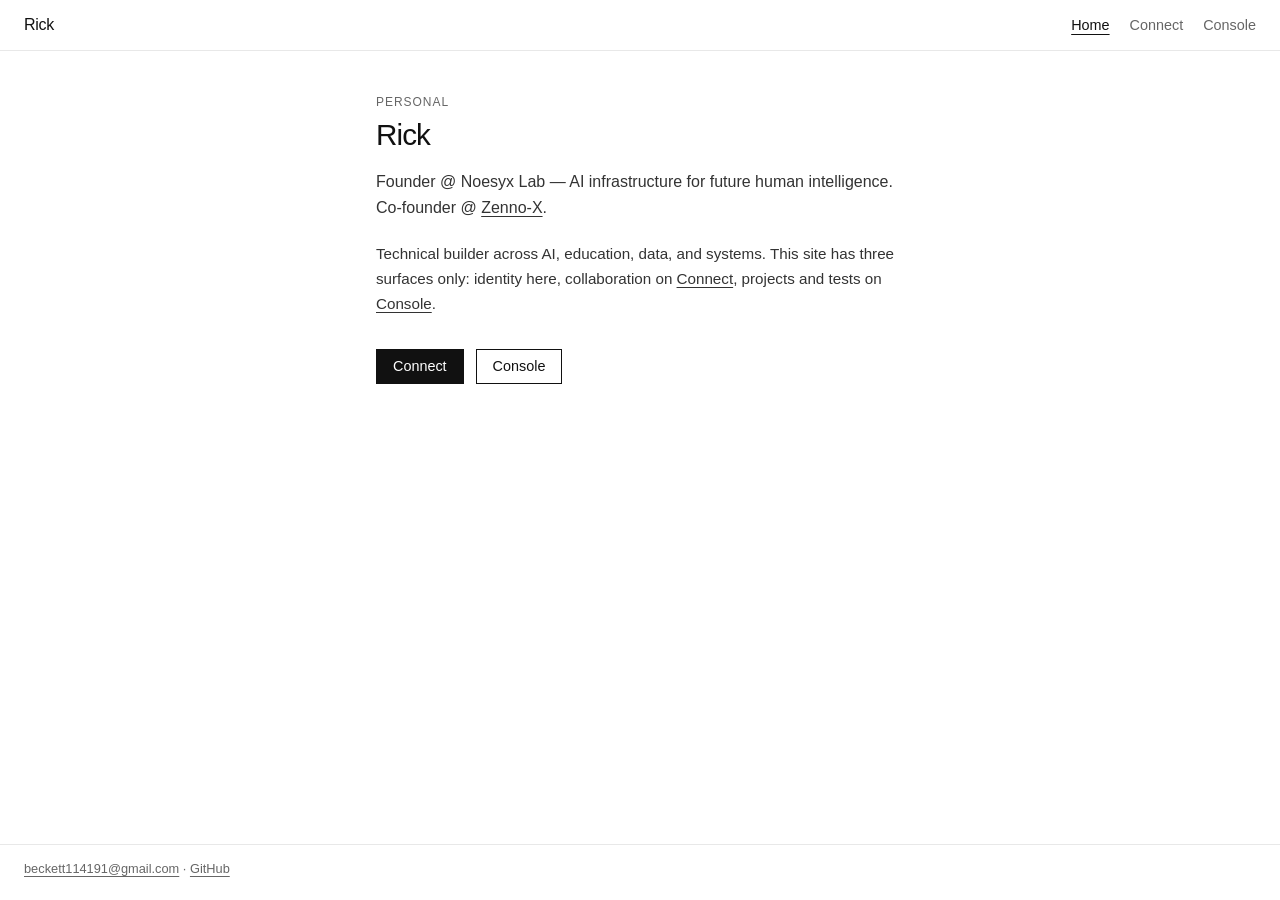
<file: index.html>
<!doctype html>
<html lang="en">
<head>
  <meta charset="UTF-8">
  <meta name="viewport" content="width=device-width, initial-scale=1">
  <meta name="description" content="Rick — Founder @ Noesyx Lab. AI infrastructure for future human intelligence.">
  <meta name="theme-color" content="#ffffff">
  <link rel="canonical" href="https://beckettsapere824.github.io/">
  <title>Rick</title>
  <link rel="stylesheet" href="assets/site.css?v=10">
</head>
<body>
  <header class="bar">
    <a class="brand" href="/">Rick</a>
    <nav>
      <a href="/" aria-current="page">Home</a>
      <a href="/connect/">Connect</a>
      <a href="/console/">Console</a>
    </nav>
  </header>
  <main class="page">
    <p class="kicker">Personal</p>
    <h1>Rick</h1>
    <p class="lead">Founder @ Noesyx Lab — AI infrastructure for future human intelligence.<br>Co-founder @ <a href="https://www.zenno-x.com/" target="_blank" rel="noopener noreferrer">Zenno-X</a>.</p>
    <p class="body">Technical builder across AI, education, data, and systems. This site has three surfaces only: identity here, collaboration on <a href="/connect/">Connect</a>, projects and tests on <a href="/console/">Console</a>.</p>
    <ul class="actions">
      <li><a class="btn" href="/connect/">Connect</a></li>
      <li><a class="btn btn-ghost" href="/console/">Console</a></li>
    </ul>
  </main>
  <footer class="foot">
    <a href="mailto:beckett114191@gmail.com">beckett114191@gmail.com</a>
    · <a href="https://github.com/Beckettsapere824" target="_blank" rel="noopener noreferrer">GitHub</a>
  </footer>
</body>
</html>
</file>
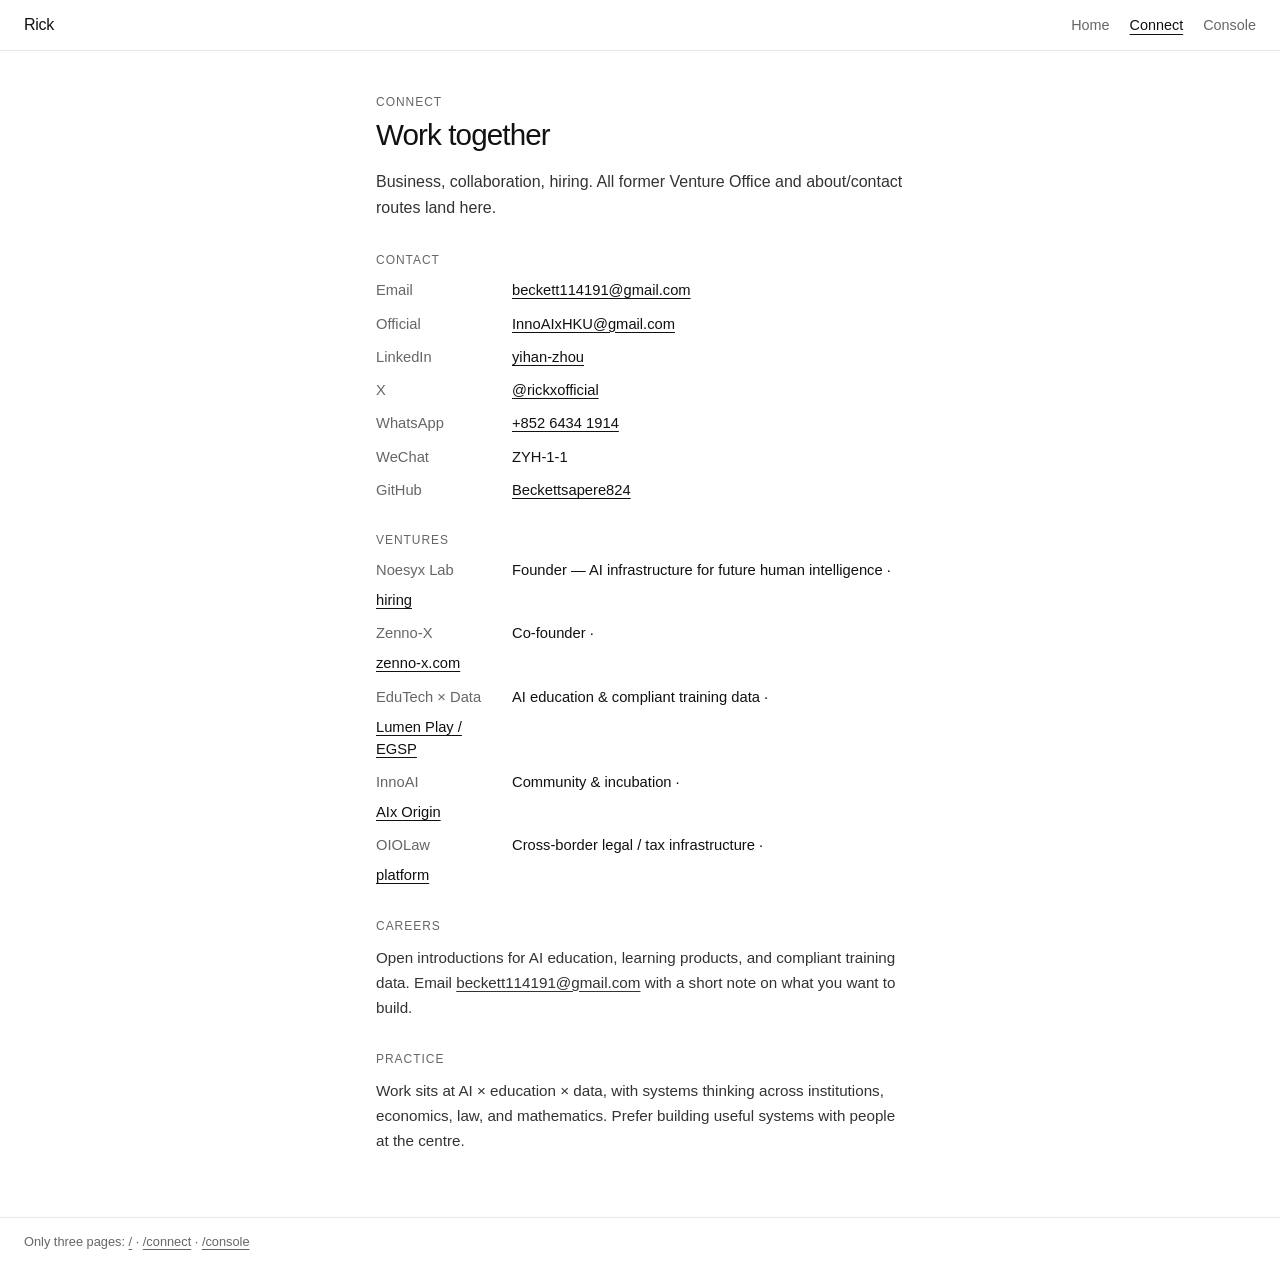
<file: connect/index.html>
<!doctype html>
<html lang="en">
<head>
  <meta charset="UTF-8">
  <meta name="viewport" content="width=device-width, initial-scale=1">
  <meta name="description" content="Connect with Rick — collaboration, ventures, hiring.">
  <meta name="theme-color" content="#ffffff">
  <link rel="canonical" href="https://beckettsapere824.github.io/connect/">
  <title>Connect · Rick</title>
  <link rel="stylesheet" href="../assets/site.css?v=10">
</head>
<body>
  <header class="bar">
    <a class="brand" href="/">Rick</a>
    <nav>
      <a href="/">Home</a>
      <a href="/connect/" aria-current="page">Connect</a>
      <a href="/console/">Console</a>
    </nav>
  </header>
  <main class="page">
    <p class="kicker">Connect</p>
    <h1>Work together</h1>
    <p class="lead">Business, collaboration, hiring. All former Venture Office and about/contact routes land here.</p>

    <section>
      <h2>Contact</h2>
      <ul class="list">
        <li><span>Email</span> <a href="mailto:beckett114191@gmail.com">beckett114191@gmail.com</a></li>
        <li><span>Official</span> <a href="mailto:InnoAIxHKU@gmail.com">InnoAIxHKU@gmail.com</a></li>
        <li><span>LinkedIn</span> <a href="https://www.linkedin.com/in/yihan-zhou-060b32383" target="_blank" rel="noopener noreferrer">yihan-zhou</a></li>
        <li><span>X</span> <a href="https://x.com/rickxofficial" target="_blank" rel="noopener noreferrer">@rickxofficial</a></li>
        <li><span>WhatsApp</span> <a href="https://wa.me/85264341914" target="_blank" rel="noopener noreferrer">+852 6434 1914</a></li>
        <li><span>WeChat</span> <span>ZYH-1-1</span></li>
        <li><span>GitHub</span> <a href="https://github.com/Beckettsapere824" target="_blank" rel="noopener noreferrer">Beckettsapere824</a></li>
      </ul>
    </section>

    <section>
      <h2>Ventures</h2>
      <ul class="list">
        <li><span>Noesyx Lab</span> Founder — AI infrastructure for future human intelligence · <a href="https://www.linkedin.com/company/lumenplay/" target="_blank" rel="noopener noreferrer">hiring</a></li>
        <li><span>Zenno-X</span> Co-founder · <a href="https://www.zenno-x.com/" target="_blank" rel="noopener noreferrer">zenno-x.com</a></li>
        <li><span>EduTech × Data</span> AI education &amp; compliant training data · <a href="https://egsp-web.vercel.app/" target="_blank" rel="noopener noreferrer">Lumen Play / EGSP</a></li>
        <li><span>InnoAI</span> Community &amp; incubation · <a href="https://aixorigin.innoai.org.cn/" target="_blank" rel="noopener noreferrer">AIx Origin</a></li>
        <li><span>OIOLaw</span> Cross-border legal / tax infrastructure · <a href="https://oiolawaiplatform.horse/" target="_blank" rel="noopener noreferrer">platform</a></li>
      </ul>
    </section>

    <section>
      <h2>Careers</h2>
      <p class="body">Open introductions for AI education, learning products, and compliant training data. Email <a href="mailto:beckett114191@gmail.com?subject=Careers">beckett114191@gmail.com</a> with a short note on what you want to build.</p>
    </section>

    <section>
      <h2>Practice</h2>
      <p class="body">Work sits at AI × education × data, with systems thinking across institutions, economics, law, and mathematics. Prefer building useful systems with people at the centre.</p>
    </section>
  </main>
  <footer class="foot">Only three pages: <a href="/">/</a> · <a href="/connect/">/connect</a> · <a href="/console/">/console</a></footer>
</body>
</html>
</file>
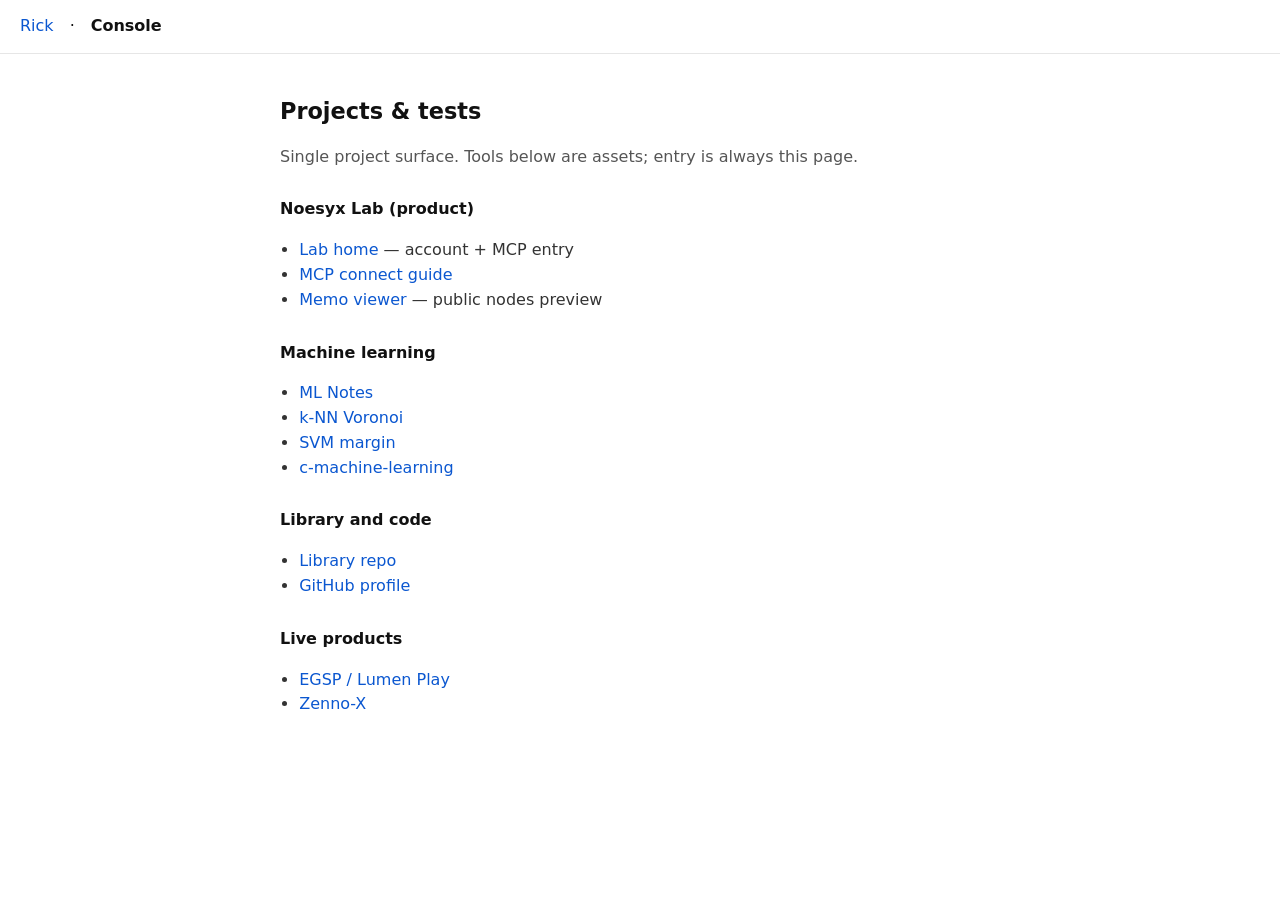
<file: console/index.html>
<!doctype html>
<html lang="en">
<head>
  <meta charset="UTF-8">
  <meta name="viewport" content="width=device-width, initial-scale=1">
  <title>Console · Rick</title>
  <style>
    body { margin:0; font-family: system-ui, "PingFang SC", sans-serif; color:#111; background:#fff; line-height:1.55; }
    header { padding:14px 20px; border-bottom:1px solid #e6e6e6; display:flex; gap:16px; align-items:center; }
    main { max-width:720px; margin:0 auto; padding:40px 20px 80px; }
    h1 { font-size:1.4rem; margin:0 0 8px; }
    h2 { font-size:1rem; margin:28px 0 8px; }
    a { color:#0b57d0; text-decoration:none; }
    a:hover { text-decoration:underline; }
    ul { padding-left:1.2rem; color:#333; }
    .muted { color:#555; }
  </style>
</head>
<body>
  <header>
    <a href="/">Rick</a>
    <span>·</span>
    <strong>Console</strong>
  </header>
  <main>
    <h1>Projects &amp; tests</h1>
    <p class="muted">Single project surface. Tools below are assets; entry is always this page.</p>

    <h2>Noesyx Lab (product)</h2>
    <ul>
      <li><a href="/lab/">Lab home</a> — account + MCP entry</li>
      <li><a href="/lab/mcp/">MCP connect guide</a></li>
      <li><a href="/memo/">Memo viewer</a> — public nodes preview</li>
    </ul>

    <h2>Machine learning</h2>
    <ul>
      <li><a href="/ml-notes/">ML Notes</a></li>
      <li><a href="/ml-demos/knn-voronoi.html">k-NN Voronoi</a></li>
      <li><a href="/ml-demos/svm-margin.html">SVM margin</a></li>
      <li><a href="https://github.com/Beckettsapere824/c-machine-learning">c-machine-learning</a></li>
    </ul>

    <h2>Library and code</h2>
    <ul>
      <li><a href="https://github.com/Beckettsapere824/Library">Library repo</a></li>
      <li><a href="https://github.com/Beckettsapere824">GitHub profile</a></li>
    </ul>

    <h2>Live products</h2>
    <ul>
      <li><a href="https://egsp-web.vercel.app/">EGSP / Lumen Play</a></li>
      <li><a href="https://www.zenno-x.com/">Zenno-X</a></li>
    </ul>
  </main>
</body>
</html>
</file>
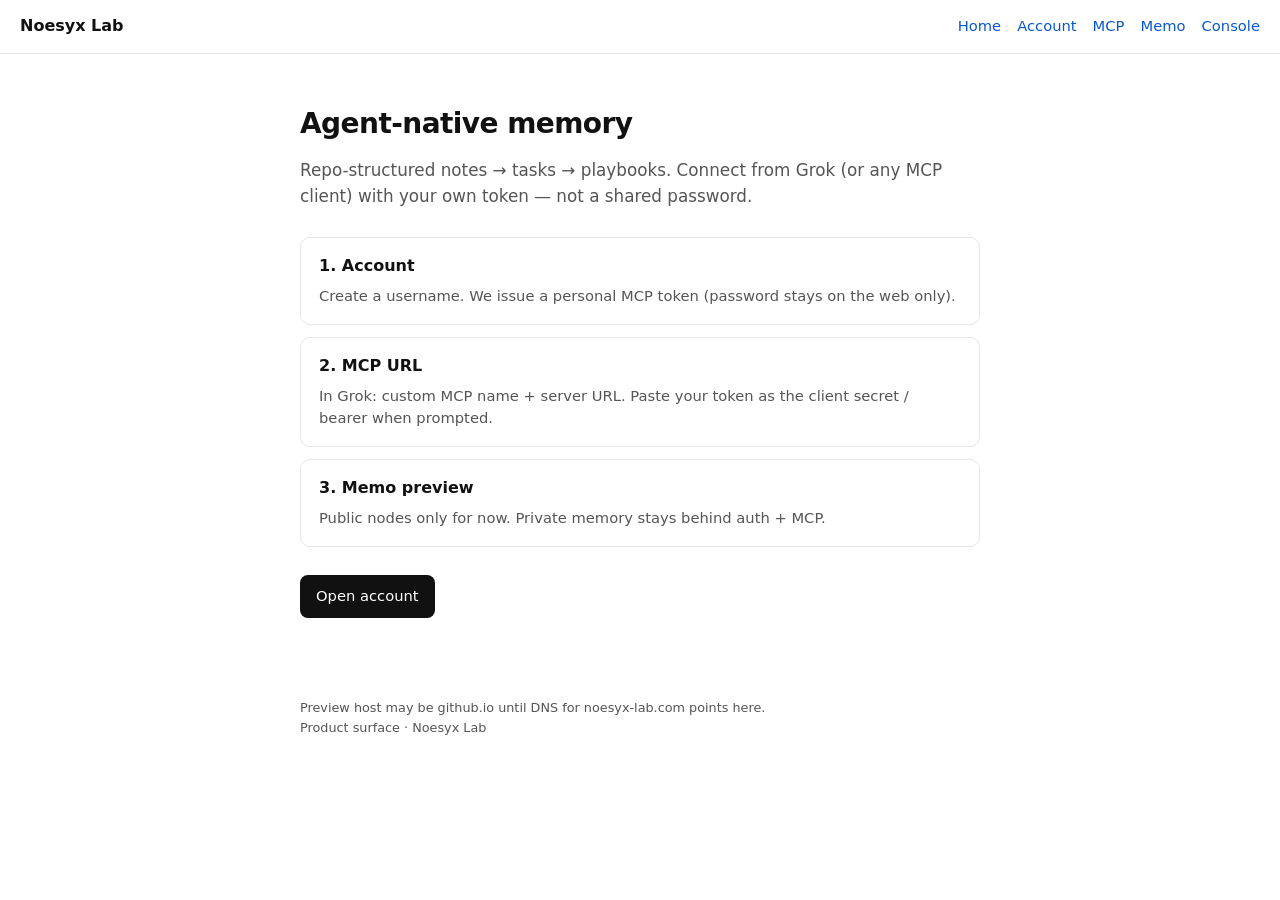
<file: lab/index.html>
<!doctype html>
<html lang="zh-CN">
<head>
  <meta charset="UTF-8">
  <meta name="viewport" content="width=device-width, initial-scale=1">
  <title>Noesyx Lab</title>
  <style>
    :root { --fg:#111; --muted:#555; --line:#e6e6e6; --bg:#fff; --accent:#0b57d0; }
    * { box-sizing: border-box; }
    body { margin:0; font-family: system-ui, "PingFang SC", "Segoe UI", sans-serif; color:var(--fg); background:var(--bg); line-height:1.55; }
    a { color: var(--accent); text-decoration: none; }
    a:hover { text-decoration: underline; }
    header { display:flex; justify-content:space-between; align-items:center; padding:14px 20px; border-bottom:1px solid var(--line); }
    header nav { display:flex; gap:16px; font-size:0.92rem; }
    main { max-width:720px; margin:0 auto; padding:48px 20px 80px; }
    h1 { font-size:1.75rem; font-weight:650; letter-spacing:-0.02em; margin:0 0 12px; }
    .lead { color:var(--muted); font-size:1.05rem; margin:0 0 28px; }
    .cards { display:grid; gap:12px; }
    .card { border:1px solid var(--line); border-radius:10px; padding:16px 18px; }
    .card h2 { margin:0 0 6px; font-size:1rem; }
    .card p { margin:0; color:var(--muted); font-size:0.92rem; }
    .cta { display:inline-block; margin-top:28px; padding:10px 16px; background:var(--fg); color:#fff; border-radius:8px; font-size:0.92rem; }
    .cta:hover { text-decoration:none; opacity:0.9; }
    footer { max-width:720px; margin:0 auto; padding:0 20px 40px; color:var(--muted); font-size:0.8rem; }
  </style>
</head>
<body>
  <header>
    <strong>Noesyx Lab</strong>
    <nav>
      <a href="/lab/">Home</a>
      <a href="/lab/account/">Account</a>
      <a href="/lab/mcp/">MCP</a>
      <a href="/memo/">Memo</a>
      <a href="/console/">Console</a>
    </nav>
  </header>
  <main>
    <h1>Agent-native memory</h1>
    <p class="lead">Repo-structured notes → tasks → playbooks. Connect from Grok (or any MCP client) with your own token — not a shared password.</p>
    <div class="cards">
      <div class="card">
        <h2>1. Account</h2>
        <p>Create a username. We issue a personal MCP token (password stays on the web only).</p>
      </div>
      <div class="card">
        <h2>2. MCP URL</h2>
        <p>In Grok: custom MCP name + server URL. Paste your token as the client secret / bearer when prompted.</p>
      </div>
      <div class="card">
        <h2>3. Memo preview</h2>
        <p>Public nodes only for now. Private memory stays behind auth + MCP.</p>
      </div>
    </div>
    <a class="cta" href="/lab/account/">Open account</a>
  </main>
  <footer>
    Preview host may be github.io until DNS for noesyx-lab.com points here.<br>
    Product surface · Noesyx Lab
  </footer>
</body>
</html>
</file>
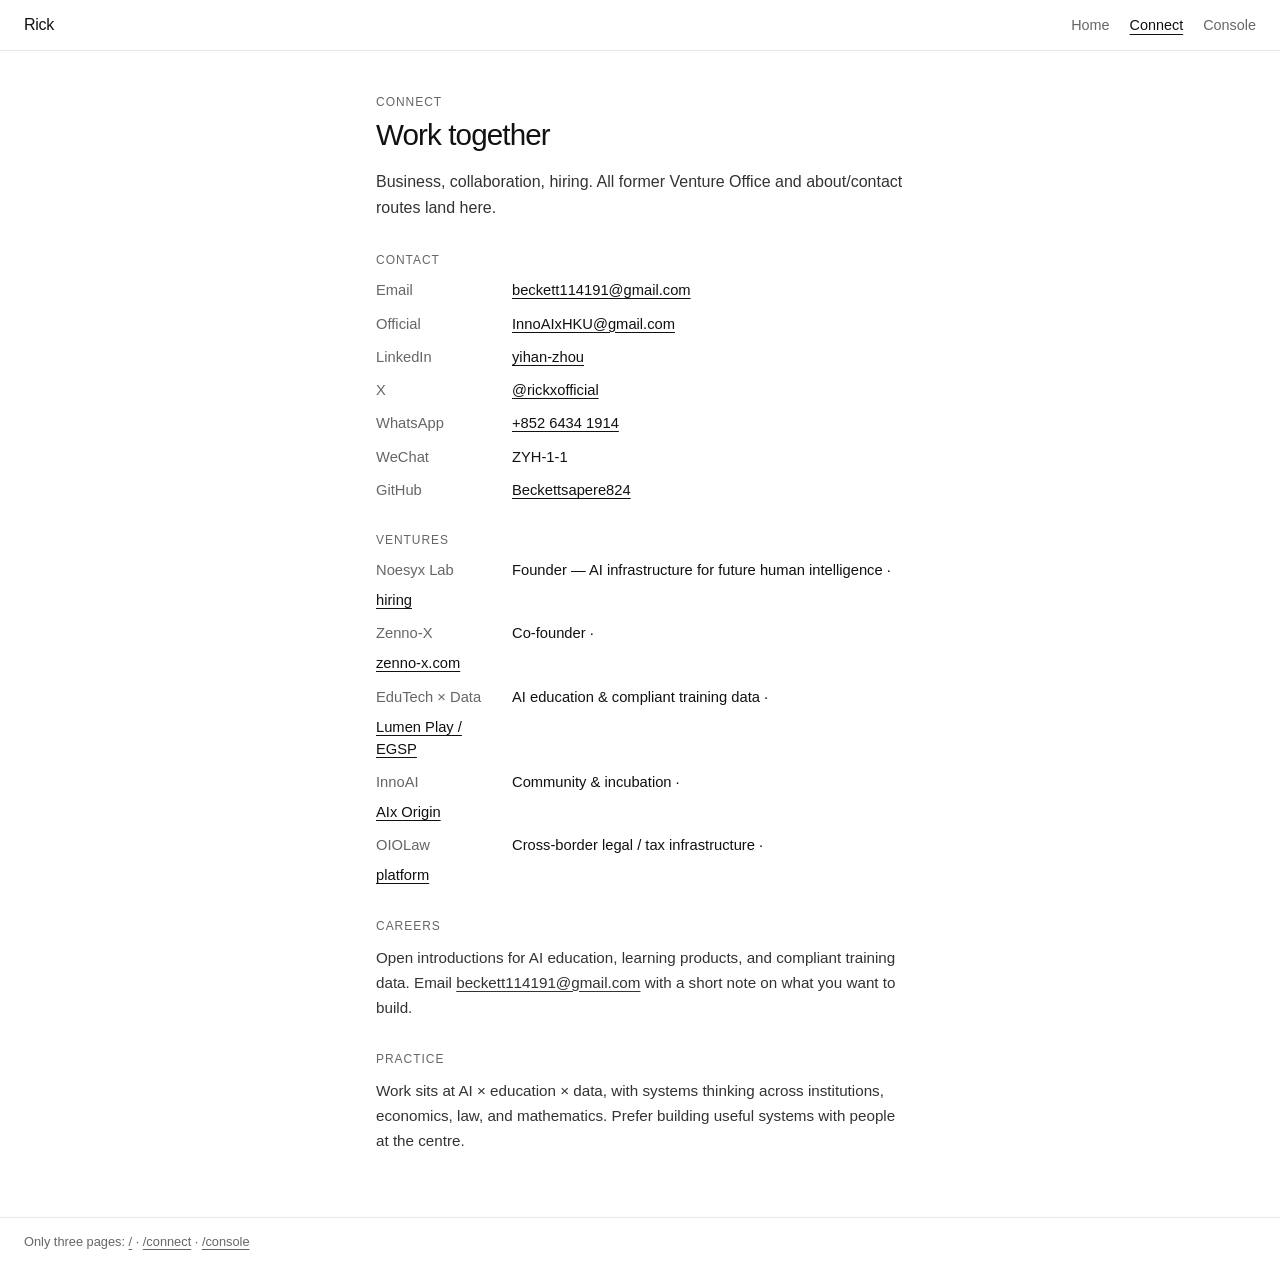
<file: venture-office/index.html>
<!doctype html>
<html lang="en">
<head>
  <meta charset="UTF-8">
  <meta http-equiv="refresh" content="0; url=/connect/">
  <link rel="canonical" href="https://beckettsapere824.github.io/connect/">
  <title>Redirect</title>
  <script>location.replace('/connect/')</script>
</head>
<body><p><a href="/connect/">Moved to Connect</a>.</p></body>
</html>
</file>
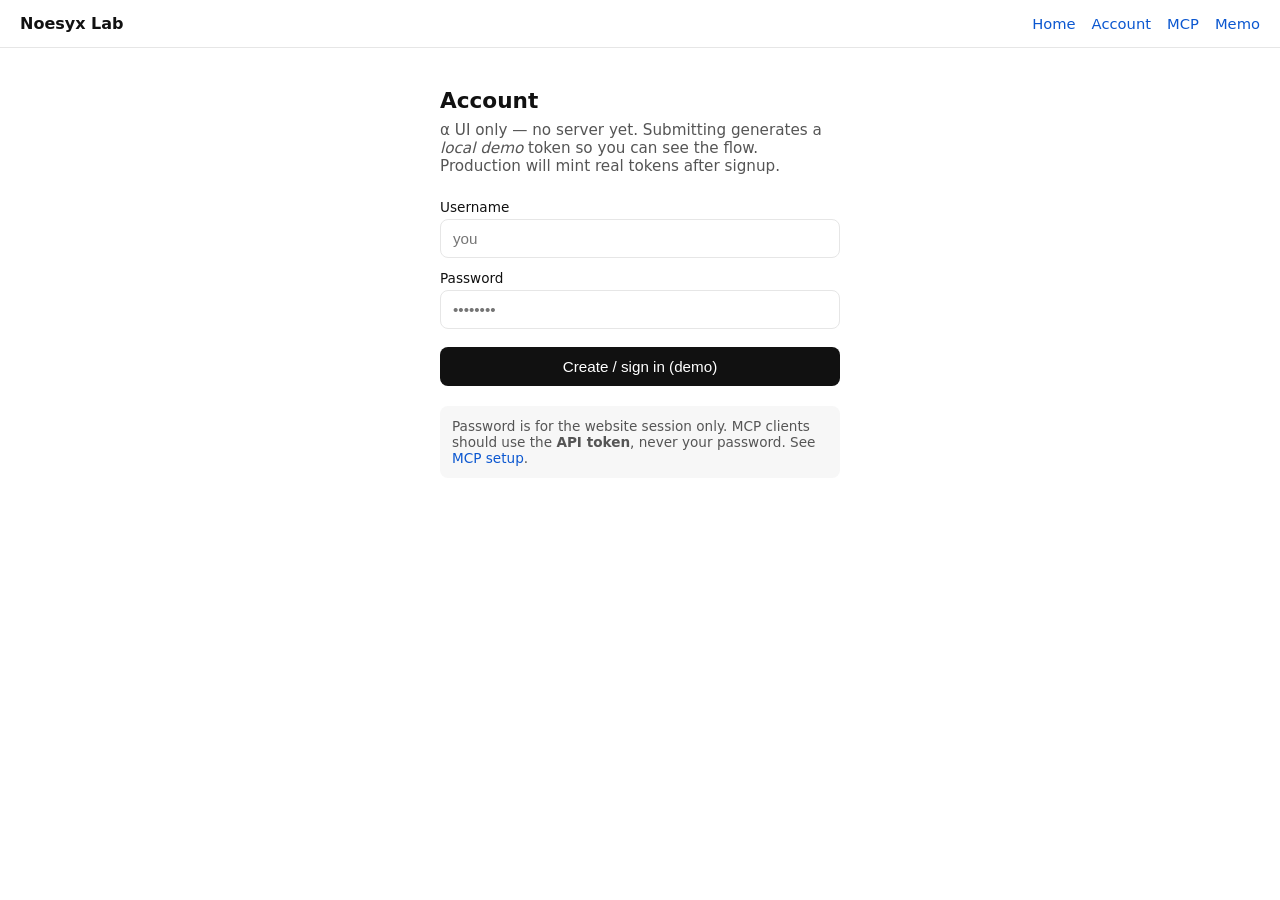
<file: lab/account/index.html>
<!doctype html>
<html lang="zh-CN">
<head>
  <meta charset="UTF-8">
  <meta name="viewport" content="width=device-width, initial-scale=1">
  <title>Account · Noesyx Lab</title>
  <style>
    :root { --fg:#111; --muted:#555; --line:#e6e6e6; --bg:#fff; --accent:#0b57d0; }
    * { box-sizing: border-box; }
    body { margin:0; font-family: system-ui, "PingFang SC", sans-serif; color:var(--fg); background:var(--bg); }
    a { color: var(--accent); text-decoration:none; }
    header { display:flex; justify-content:space-between; align-items:center; padding:14px 20px; border-bottom:1px solid var(--line); }
    header nav { display:flex; gap:16px; font-size:0.92rem; }
    main { max-width:440px; margin:0 auto; padding:40px 20px 80px; }
    h1 { font-size:1.35rem; margin:0 0 8px; }
    .lead { color:var(--muted); font-size:0.95rem; margin:0 0 24px; }
    label { display:block; font-size:0.85rem; margin:12px 0 4px; }
    input { width:100%; padding:10px 12px; border:1px solid var(--line); border-radius:8px; font-size:0.95rem; }
    button { margin-top:18px; width:100%; padding:11px; border:0; border-radius:8px; background:#111; color:#fff; font-size:0.95rem; cursor:pointer; }
    button:hover { opacity:0.9; }
    .note { margin-top:20px; padding:12px; background:#f7f7f7; border-radius:8px; font-size:0.85rem; color:var(--muted); }
    .out { margin-top:16px; display:none; padding:12px; border:1px solid var(--line); border-radius:8px; font-size:0.85rem; word-break:break-all; }
    .out code { font-family: ui-monospace, monospace; font-size:0.8rem; }
  </style>
</head>
<body>
  <header>
    <strong><a href="/lab/" style="color:inherit;text-decoration:none">Noesyx Lab</a></strong>
    <nav>
      <a href="/lab/">Home</a>
      <a href="/lab/account/">Account</a>
      <a href="/lab/mcp/">MCP</a>
      <a href="/memo/">Memo</a>
    </nav>
  </header>
  <main>
    <h1>Account</h1>
    <p class="lead">α UI only — no server yet. Submitting generates a <em>local demo</em> token so you can see the flow. Production will mint real tokens after signup.</p>
    <label for="user">Username</label>
    <input id="user" autocomplete="username" placeholder="you">
    <label for="pass">Password</label>
    <input id="pass" type="password" autocomplete="new-password" placeholder="••••••••">
    <button type="button" id="go">Create / sign in (demo)</button>
    <div class="out" id="out"></div>
    <p class="note">Password is for the website session only. MCP clients should use the <strong>API token</strong>, never your password. See <a href="/lab/mcp/">MCP setup</a>.</p>
  </main>
  <script>
    document.getElementById('go').onclick = () => {
      const u = (document.getElementById('user').value || 'user').trim();
      const token = 'nl_demo_' + btoa(unescape(encodeURIComponent(u + ':' + Date.now()))).replace(/=+$/,'').slice(0, 24);
      const box = document.getElementById('out');
      box.style.display = 'block';
      box.innerHTML = '<div><strong>Demo token</strong> (not production)</div><code>' + token + '</code><div style="margin-top:8px">MCP URL (placeholder): <code>https://noesyx-lab.com/mcp</code></div><div style="margin-top:8px">Next: open <a href="/lab/mcp/">MCP guide</a> and paste into Grok custom MCP.</div>';
      try { localStorage.setItem('noesyx_demo_token', token); localStorage.setItem('noesyx_demo_user', u); } catch (e) {}
    };
  </script>
</body>
</html>
</file>
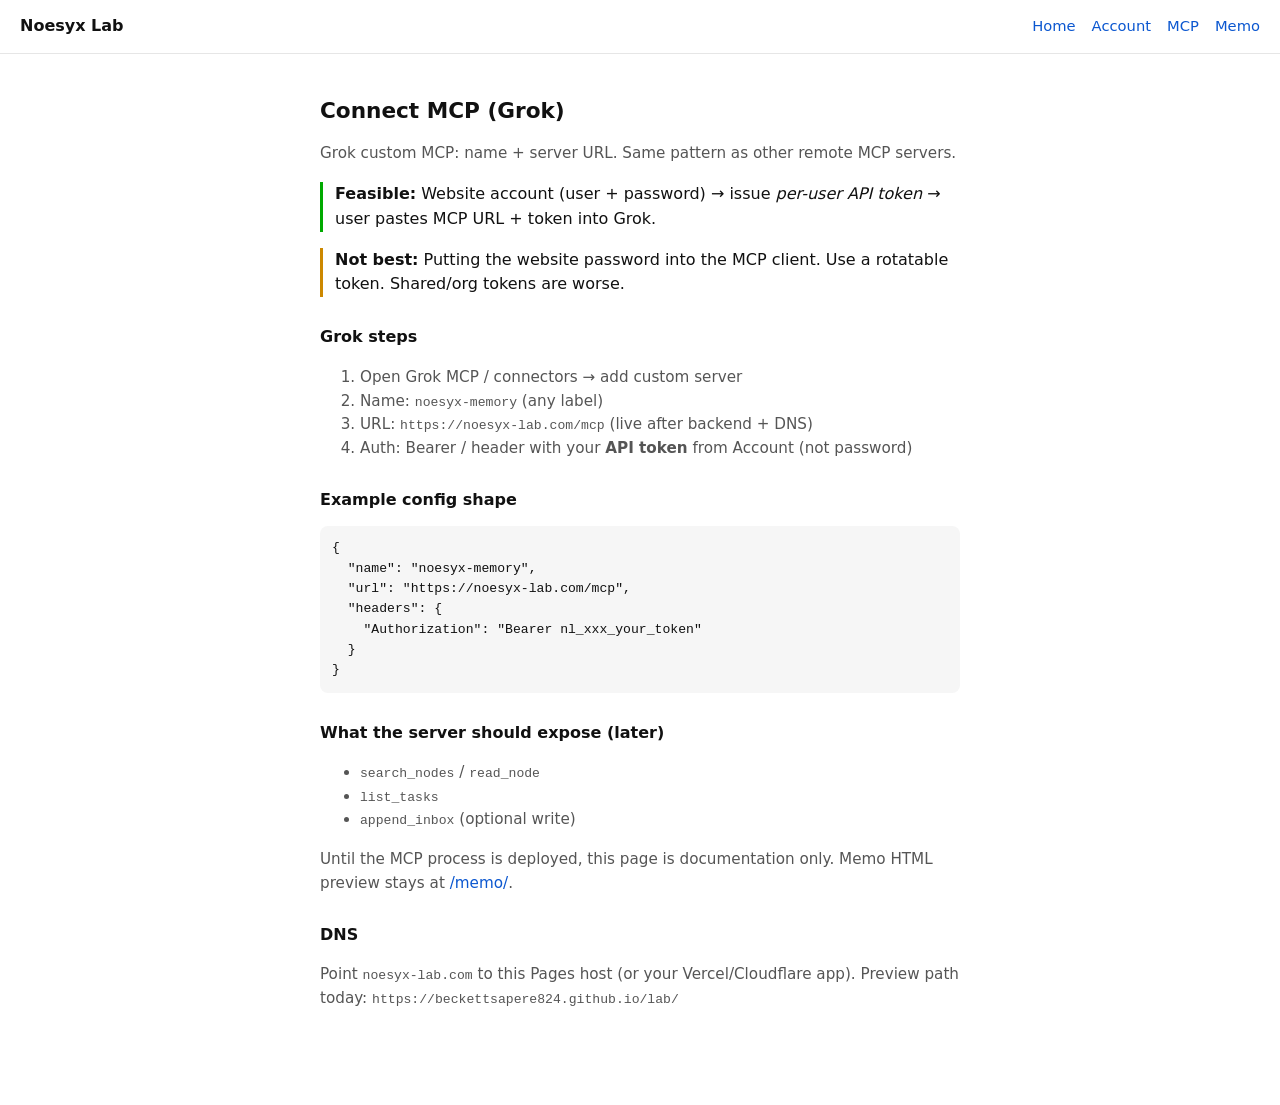
<file: lab/mcp/index.html>
<!doctype html>
<html lang="zh-CN">
<head>
  <meta charset="UTF-8">
  <meta name="viewport" content="width=device-width, initial-scale=1">
  <title>MCP · Noesyx Lab</title>
  <style>
    :root { --fg:#111; --muted:#555; --line:#e6e6e6; --bg:#fff; --accent:#0b57d0; }
    body { margin:0; font-family: system-ui, "PingFang SC", sans-serif; color:var(--fg); background:var(--bg); line-height:1.55; }
    a { color: var(--accent); text-decoration:none; }
    header { display:flex; justify-content:space-between; align-items:center; padding:14px 20px; border-bottom:1px solid var(--line); }
    header nav { display:flex; gap:16px; font-size:0.92rem; }
    main { max-width:640px; margin:0 auto; padding:40px 20px 80px; }
    h1 { font-size:1.35rem; margin:0 0 8px; }
    h2 { font-size:1rem; margin:28px 0 8px; }
    p, li { color: var(--muted); font-size:0.95rem; }
    code, pre { font-family: ui-monospace, monospace; font-size:0.82rem; }
    pre { background:#f6f6f6; padding:12px; border-radius:8px; overflow:auto; color:#111; }
    .ok { border-left:3px solid #0a0; padding-left:12px; margin:16px 0; }
    .warn { border-left:3px solid #c80; padding-left:12px; margin:16px 0; }
  </style>
</head>
<body>
  <header>
    <strong><a href="/lab/" style="color:inherit;text-decoration:none">Noesyx Lab</a></strong>
    <nav>
      <a href="/lab/">Home</a>
      <a href="/lab/account/">Account</a>
      <a href="/lab/mcp/">MCP</a>
      <a href="/memo/">Memo</a>
    </nav>
  </header>
  <main>
    <h1>Connect MCP (Grok)</h1>
    <p>Grok custom MCP: name + server URL. Same pattern as other remote MCP servers.</p>

    <div class="ok">
      <strong>Feasible:</strong> Website account (user + password) → issue <em>per-user API token</em> → user pastes MCP URL + token into Grok.
    </div>
    <div class="warn">
      <strong>Not best:</strong> Putting the website password into the MCP client. Use a rotatable token. Shared/org tokens are worse.
    </div>

    <h2>Grok steps</h2>
    <ol>
      <li>Open Grok MCP / connectors → add custom server</li>
      <li>Name: <code>noesyx-memory</code> (any label)</li>
      <li>URL: <code>https://noesyx-lab.com/mcp</code> (live after backend + DNS)</li>
      <li>Auth: Bearer / header with your <strong>API token</strong> from Account (not password)</li>
    </ol>

    <h2>Example config shape</h2>
    <pre>{
  "name": "noesyx-memory",
  "url": "https://noesyx-lab.com/mcp",
  "headers": {
    "Authorization": "Bearer nl_xxx_your_token"
  }
}</pre>

    <h2>What the server should expose (later)</h2>
    <ul>
      <li><code>search_nodes</code> / <code>read_node</code></li>
      <li><code>list_tasks</code></li>
      <li><code>append_inbox</code> (optional write)</li>
    </ul>
    <p>Until the MCP process is deployed, this page is documentation only. Memo HTML preview stays at <a href="/memo/">/memo/</a>.</p>

    <h2>DNS</h2>
    <p>Point <code>noesyx-lab.com</code> to this Pages host (or your Vercel/Cloudflare app). Preview path today: <code>https://beckettsapere824.github.io/lab/</code></p>
  </main>
</body>
</html>
</file>
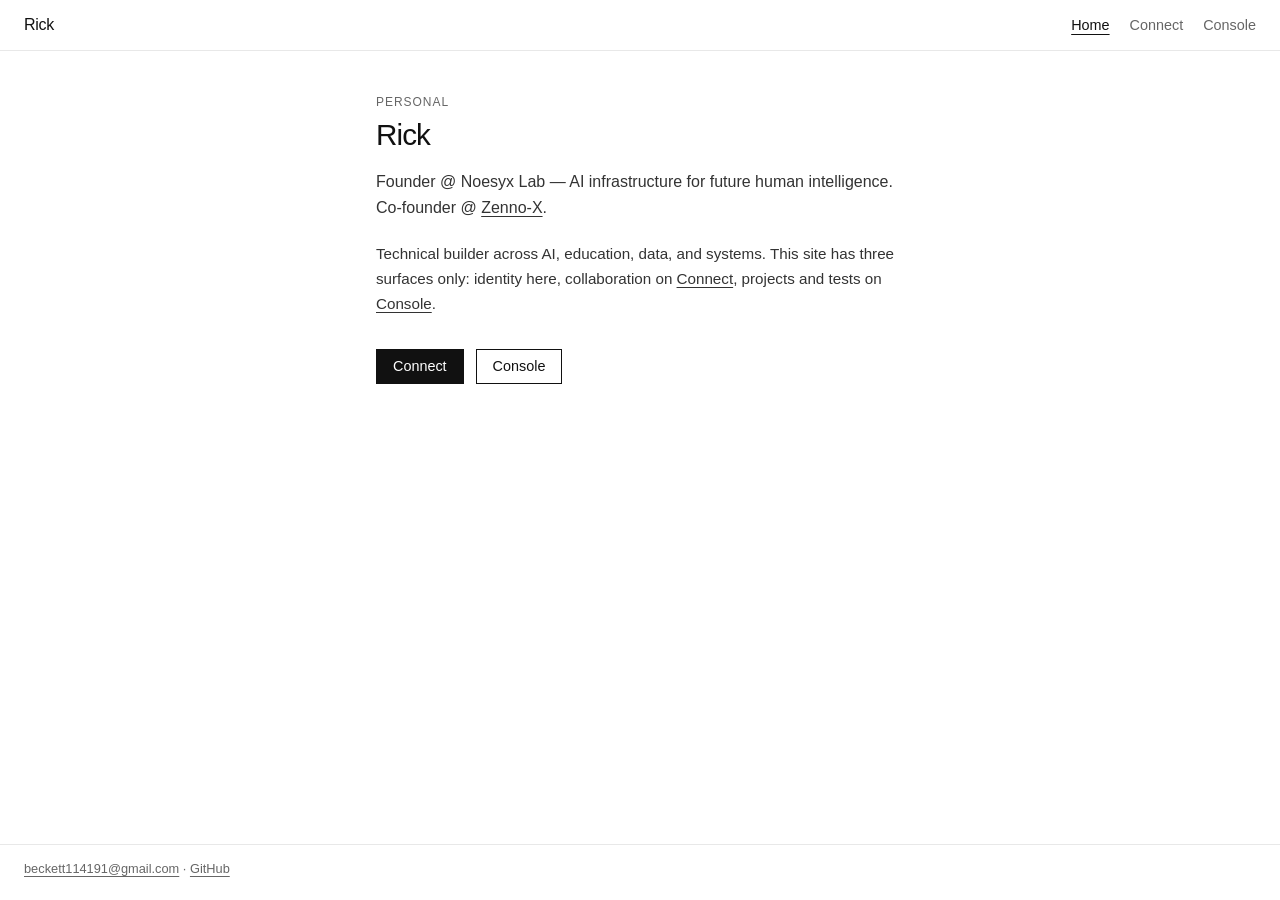
<file: about.html>
<!doctype html>
<html lang="en">
<head>
  <meta charset="UTF-8">
  <meta http-equiv="refresh" content="0; url=/">
  <link rel="canonical" href="https://beckettsapere824.github.io/">
  <title>Redirect</title>
  <script>location.replace('/')</script>
</head>
<body><p><a href="/">Moved to home</a>.</p></body>
</html>
</file>
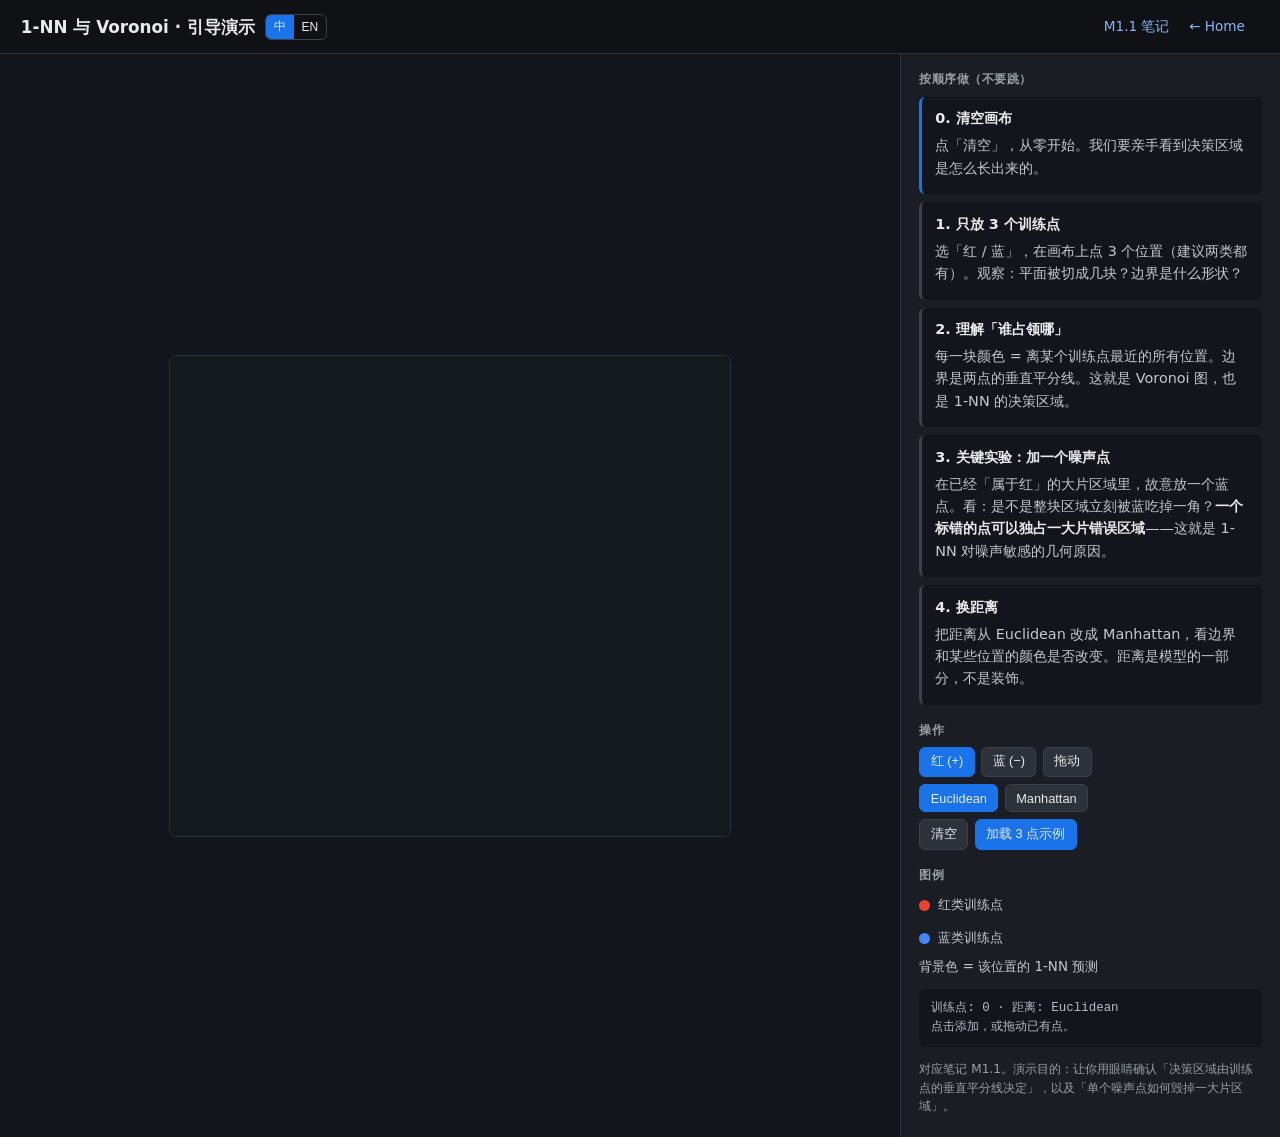
<file: ml-demos/knn-voronoi.html>
<!doctype html>
<html lang="zh-CN">
<head>
  <meta charset="UTF-8">
  <meta name="viewport" content="width=device-width, initial-scale=1">
  <title>1-NN & Voronoi · 引导演示</title>
  <style>
    :root {
      --bg: #0f1115; --panel: #1a1d24; --text: #e8eaed; --muted: #9aa0a6;
      --red: #ea4335; --blue: #4285f4; --line: #8ab4f8;
    }
    * { box-sizing: border-box; }
    body {
      margin: 0; font-family: system-ui, -apple-system, "PingFang SC", "Microsoft YaHei", sans-serif;
      background: var(--bg); color: var(--text); line-height: 1.55;
    }
    header {
      padding: 0.85rem 1.3rem; border-bottom: 1px solid #2d3139;
      display: flex; flex-wrap: wrap; gap: 0.8rem; align-items: center; justify-content: space-between;
    }
    h1 { font-size: 1.05rem; margin: 0; font-weight: 600; }
    .links a { color: var(--line); margin-right: 0.9rem; font-size: 0.85rem; text-decoration: none; }
    main { display: grid; grid-template-columns: 1fr 380px; min-height: calc(100vh - 54px); }
    @media (max-width: 920px) { main { grid-template-columns: 1fr; } }
    #canvas-wrap {
      background: #12151b; display: flex; align-items: center; justify-content: center; padding: 12px;
    }
    canvas {
      background: #0d1016; cursor: crosshair; max-width: 100%;
      border-radius: 6px; box-shadow: 0 0 0 1px #2d3139;
    }
    aside {
      background: var(--panel); padding: 1rem 1.15rem; overflow-y: auto;
      border-left: 1px solid #2d3139; font-size: 0.9rem;
    }
    h2 {
      font-size: 0.75rem; margin: 1rem 0 0.45rem; color: var(--muted);
      text-transform: uppercase; letter-spacing: 0.04em;
    }
    h2:first-child { margin-top: 0; }
    p, li { color: #c5c8ce; margin: 0.3rem 0; }
    ul { padding-left: 1.1rem; margin: 0.25rem 0; }
    .step {
      background: #12151b; border-radius: 6px; padding: 0.65rem 0.8rem;
      margin: 0.5rem 0; border-left: 3px solid #3c4048;
    }
    .step.active { border-left-color: #1a73e8; }
    .step.done { border-left-color: #34a853; opacity: 0.85; }
    .step strong { color: #e8eaed; }
    .btn-row { display: flex; flex-wrap: wrap; gap: 0.4rem; margin: 0.45rem 0; }
    button {
      background: #2d3139; color: var(--text); border: 1px solid #3c4048;
      border-radius: 6px; padding: 0.35rem 0.65rem; cursor: pointer; font-size: 0.8rem;
    }
    button:hover { background: #3c4048; }
    button.active { background: #1a73e8; border-color: #1a73e8; }
    button.primary { background: #1a73e8; border-color: #1a73e8; }
    .legend span { display: flex; align-items: center; gap: 0.45rem; font-size: 0.84rem; color: #c5c8ce; margin: 0.25rem 0; }
    .dot { width: 11px; height: 11px; border-radius: 50%; flex-shrink: 0; }
    .status {
      background: #12151b; border-radius: 6px; padding: 0.6rem 0.75rem;
      font-family: ui-monospace, Menlo, monospace; font-size: 0.78rem;
      margin-top: 0.7rem; color: #b8bcc4; white-space: pre-wrap;
    }
    .lang-toggle { display: inline-flex; border: 1px solid #3c4048; border-radius: 6px; overflow: hidden; }
    .lang-toggle button { border: none; border-radius: 0; padding: 0.22rem 0.5rem; background: transparent; font-size: 0.75rem; }
    .lang-toggle button.active { background: #1a73e8; }
  </style>
</head>
<body>
  <header>
    <div style="display:flex;align-items:center;gap:0.6rem;flex-wrap:wrap;">
      <h1 data-i18n="title">1-NN 与 Voronoi · 引导演示</h1>
      <div class="lang-toggle">
        <button id="lang-zh" class="active">中</button>
        <button id="lang-en">EN</button>
      </div>
    </div>
    <div class="links">
      <a href="https://github.com/Beckettsapere824/c-machine-learning/blob/main/nodes/M1.1.md" target="_blank">M1.1 笔记</a>
      <a href="../">← Home</a>
    </div>
  </header>
  <main>
    <div id="canvas-wrap">
      <canvas id="c" width="560" height="480"></canvas>
    </div>
    <aside>
      <h2 data-i18n="h-guide">按顺序做（不要跳）</h2>

      <div class="step" id="step0">
        <strong data-i18n="s0-t">0. 清空画布</strong>
        <p data-i18n="s0-d">点「清空」，从零开始。我们要亲手看到决策区域是怎么长出来的。</p>
      </div>

      <div class="step" id="step1">
        <strong data-i18n="s1-t">1. 只放 3 个训练点</strong>
        <p data-i18n="s1-d">选「红 / 蓝」，在画布上点 3 个位置（建议两类都有）。观察：平面被切成几块？边界是什么形状？</p>
      </div>

      <div class="step" id="step2">
        <strong data-i18n="s2-t">2. 理解「谁占领哪」</strong>
        <p data-i18n="s2-d">每一块颜色 = 离某个训练点最近的所有位置。边界是两点的垂直平分线。这就是 Voronoi 图，也是 1-NN 的决策区域。</p>
      </div>

      <div class="step" id="step3">
        <strong data-i18n="s3-t">3. 关键实验：加一个噪声点</strong>
        <p data-i18n="s3-d">在已经「属于红」的大片区域里，故意放一个蓝点。看：是不是整块区域立刻被蓝吃掉一角？<strong>一个标错的点可以独占一大片错误区域</strong>——这就是 1-NN 对噪声敏感的几何原因。</p>
      </div>

      <div class="step" id="step4">
        <strong data-i18n="s4-t">4. 换距离</strong>
        <p data-i18n="s4-d">把距离从 Euclidean 改成 Manhattan，看边界和某些位置的颜色是否改变。距离是模型的一部分，不是装饰。</p>
      </div>

      <h2 data-i18n="h-ctrl">操作</h2>
      <div class="btn-row">
        <button id="mode-red" class="active" data-i18n="btn-red">红 (+)</button>
        <button id="mode-blue" data-i18n="btn-blue">蓝 (−)</button>
        <button id="mode-drag" data-i18n="btn-drag">拖动</button>
      </div>
      <div class="btn-row">
        <button id="metric-l2" class="active">Euclidean</button>
        <button id="metric-l1">Manhattan</button>
      </div>
      <div class="btn-row">
        <button id="btn-clear" data-i18n="btn-clear">清空</button>
        <button id="btn-demo" class="primary" data-i18n="btn-demo">加载 3 点示例</button>
      </div>

      <h2 data-i18n="h-leg">图例</h2>
      <div class="legend">
        <span><i class="dot" style="background:var(--red)"></i> <span data-i18n="leg-red">红类训练点</span></span>
        <span><i class="dot" style="background:var(--blue)"></i> <span data-i18n="leg-blue">蓝类训练点</span></span>
        <span data-i18n="leg-region">背景色 = 该位置的 1-NN 预测</span>
      </div>

      <div class="status" id="status"></div>
      <p style="font-size:0.76rem;color:var(--muted);margin-top:0.8rem;" data-i18n="footer">
        对应笔记 M1.1。演示目的：让你用眼睛确认「决策区域由训练点的垂直平分线决定」，以及「单个噪声点如何毁掉一大片区域」。
      </p>
    </aside>
  </main>

<script>
const i18n = {
  zh: {
    title: '1-NN 与 Voronoi · 引导演示',
    'h-guide': '按顺序做（不要跳）',
    's0-t': '0. 清空画布', 's0-d': '点「清空」，从零开始。我们要亲手看到决策区域是怎么长出来的。',
    's1-t': '1. 只放 3 个训练点', 's1-d': '选「红 / 蓝」，在画布上点 3 个位置（建议两类都有）。观察：平面被切成几块？边界是什么形状？',
    's2-t': '2. 理解「谁占领哪」', 's2-d': '每一块颜色 = 离某个训练点最近的所有位置。边界是两点的垂直平分线。这就是 Voronoi 图，也是 1-NN 的决策区域。',
    's3-t': '3. 关键实验：加一个噪声点', 's3-d': '在已经「属于红」的大片区域里，故意放一个蓝点。看：是不是整块区域立刻被蓝吃掉一角？<strong>一个标错的点可以独占一大片错误区域</strong>——这就是 1-NN 对噪声敏感的几何原因。',
    's4-t': '4. 换距离', 's4-d': '把距离从 Euclidean 改成 Manhattan，看边界和某些位置的颜色是否改变。距离是模型的一部分，不是装饰。',
    'h-ctrl': '操作', 'btn-red': '红 (+)', 'btn-blue': '蓝 (−)', 'btn-drag': '拖动',
    'btn-clear': '清空', 'btn-demo': '加载 3 点示例',
    'h-leg': '图例', 'leg-red': '红类训练点', 'leg-blue': '蓝类训练点',
    'leg-region': '背景色 = 该位置的 1-NN 预测',
    footer: '对应笔记 M1.1。演示目的：让你用眼睛确认「决策区域由训练点的垂直平分线决定」，以及「单个噪声点如何毁掉一大片区域」。',
    status: (n, metric) => `训练点: ${n} · 距离: ${metric}\n点击添加，或拖动已有点。`
  },
  en: {
    title: '1-NN & Voronoi · Guided demo',
    'h-guide': 'Follow in order (do not skip)',
    's0-t': '0. Clear the canvas', 's0-d': 'Click “Clear” and start from scratch. We want to see how decision regions grow.',
    's1-t': '1. Place only 3 training points', 's1-d': 'Select Red/Blue and click 3 locations (both classes). How many regions? What shape are the boundaries?',
    's2-t': '2. Who owns which region?', 's2-d': 'Each colored region = all locations closest to one training point. Boundaries are perpendicular bisectors — the Voronoi diagram, i.e. the 1-NN decision regions.',
    's3-t': '3. Key experiment: add a noisy point', 's3-d': 'Inside a large red region, deliberately place one blue point. Watch a chunk of the region flip. <strong>A single mislabeled point can own a large wrong region</strong> — the geometric reason 1-NN is noise-sensitive.',
    's4-t': '4. Change the distance', 's4-d': 'Switch from Euclidean to Manhattan. Boundaries and some labels change. Distance is part of the model, not decoration.',
    'h-ctrl': 'Controls', 'btn-red': 'Red (+)', 'btn-blue': 'Blue (−)', 'btn-drag': 'Drag',
    'btn-clear': 'Clear', 'btn-demo': 'Load 3-point example',
    'h-leg': 'Legend', 'leg-red': 'Red training point', 'leg-blue': 'Blue training point',
    'leg-region': 'Background color = 1-NN prediction at that location',
    footer: 'Pairs with note M1.1. Goal: see that decision regions are perpendicular bisectors, and that one noisy point can claim a large wrong region.',
    status: (n, metric) => `points: ${n} · metric: ${metric}\nClick to add, or drag existing points.`
  }
};

let lang = 'zh';
function applyLang() {
  document.querySelectorAll('[data-i18n]').forEach(el => {
    const k = el.getAttribute('data-i18n');
    if (i18n[lang][k]) el.innerHTML = i18n[lang][k];
  });
  document.getElementById('lang-zh').classList.toggle('active', lang==='zh');
  document.getElementById('lang-en').classList.toggle('active', lang==='en');
  updateStatus();
}
document.getElementById('lang-zh').onclick = () => { lang='zh'; applyLang(); };
document.getElementById('lang-en').onclick = () => { lang='en'; applyLang(); };

const canvas = document.getElementById('c');
const ctx = canvas.getContext('2d');
const status = document.getElementById('status');

let points = []; // {x,y,label: 1|-1}
let mode = 'red';
let metric = 'l2';
let dragging = null;

document.getElementById('mode-red').onclick = () => setMode('red');
document.getElementById('mode-blue').onclick = () => setMode('blue');
document.getElementById('mode-drag').onclick = () => setMode('drag');
document.getElementById('metric-l2').onclick = () => setMetric('l2');
document.getElementById('metric-l1').onclick = () => setMetric('l1');
document.getElementById('btn-clear').onclick = () => { points=[]; draw(); highlightStep(0); };
document.getElementById('btn-demo').onclick = loadDemo;

function setMode(m) {
  mode = m;
  ['mode-red','mode-blue','mode-drag'].forEach(id => {
    document.getElementById(id).classList.toggle('active',
      (id==='mode-red'&&m==='red')||(id==='mode-blue'&&m==='blue')||(id==='mode-drag'&&m==='drag'));
  });
  canvas.style.cursor = m==='drag' ? 'grab' : 'crosshair';
}
function setMetric(m) {
  metric = m;
  document.getElementById('metric-l2').classList.toggle('active', m==='l2');
  document.getElementById('metric-l1').classList.toggle('active', m==='l1');
  draw();
}

function loadDemo() {
  points = [
    {x:140, y:280, label:1},
    {x:400, y:280, label:-1},
    {x:220, y:120, label:1}
  ];
  draw();
  highlightStep(1);
}

function highlightStep(n) {
  for (let i=0;i<=4;i++) {
    const el = document.getElementById('step'+i);
    if (!el) continue;
    el.classList.remove('active','done');
    if (i < n) el.classList.add('done');
    if (i === n) el.classList.add('active');
  }
}

canvas.addEventListener('mousedown', e => {
  const p = toCanvas(e);
  if (mode === 'drag') { dragging = findNearest(p, 16); return; }
  points.push({ x:p.x, y:p.y, label: mode==='red' ? 1 : -1 });
  draw();
  if (points.length <= 3) highlightStep(1);
  else if (points.length === 4) highlightStep(3);
});
canvas.addEventListener('mousemove', e => {
  if (!dragging) return;
  const p = toCanvas(e);
  dragging.x = p.x; dragging.y = p.y;
  draw();
});
canvas.addEventListener('mouseup', () => { dragging=null; });
canvas.addEventListener('mouseleave', () => { dragging=null; });

function toCanvas(e) {
  const r = canvas.getBoundingClientRect();
  return { x:(e.clientX-r.left)*(canvas.width/r.width), y:(e.clientY-r.top)*(canvas.height/r.height) };
}
function findNearest(p, rad) {
  let best=null, bestD=rad*rad;
  for (const q of points) {
    const d=(q.x-p.x)**2+(q.y-p.y)**2;
    if (d<bestD) { bestD=d; best=q; }
  }
  return best;
}

function dist(a,b) {
  if (metric==='l1') return Math.abs(a.x-b.x)+Math.abs(a.y-b.y);
  return Math.hypot(a.x-b.x, a.y-b.y);
}

function predict(x,y) {
  if (points.length===0) return 0;
  let bestI=0, bestD=Infinity;
  for (let i=0;i<points.length;i++) {
    const d = dist(points[i], {x,y});
    if (d < bestD) { bestD=d; bestI=i; }
  }
  return points[bestI].label;
}

function draw() {
  const step = 4; // resolution of background
  const img = ctx.createImageData(canvas.width, canvas.height);
  for (let y=0; y<canvas.height; y+=step) {
    for (let x=0; x<canvas.width; x+=step) {
      const lab = predict(x,y);
      const r = lab===1 ? 60 : lab===-1 ? 40 : 20;
      const g = lab===1 ? 30 : lab===-1 ? 50 : 25;
      const b = lab===1 ? 35 : lab===-1 ? 90 : 30;
      for (let dy=0; dy<step && y+dy<canvas.height; dy++) {
        for (let dx=0; dx<step && x+dx<canvas.width; dx++) {
          const idx = ((y+dy)*canvas.width + (x+dx))*4;
          img.data[idx]=r; img.data[idx+1]=g; img.data[idx+2]=b; img.data[idx+3]=255;
        }
      }
    }
  }
  ctx.putImageData(img, 0, 0);

  // points
  points.forEach(p => {
    ctx.beginPath();
    ctx.arc(p.x, p.y, 8, 0, Math.PI*2);
    ctx.fillStyle = p.label===1 ? '#ea4335' : '#4285f4';
    ctx.fill();
    ctx.strokeStyle = '#fff';
    ctx.lineWidth = 1.5;
    ctx.stroke();
  });
  updateStatus();
}

function updateStatus() {
  const name = metric==='l2' ? 'Euclidean' : 'Manhattan';
  status.textContent = i18n[lang].status(points.length, name);
}

applyLang();
highlightStep(0);
draw();
</script>
</body>
</html>
</file>
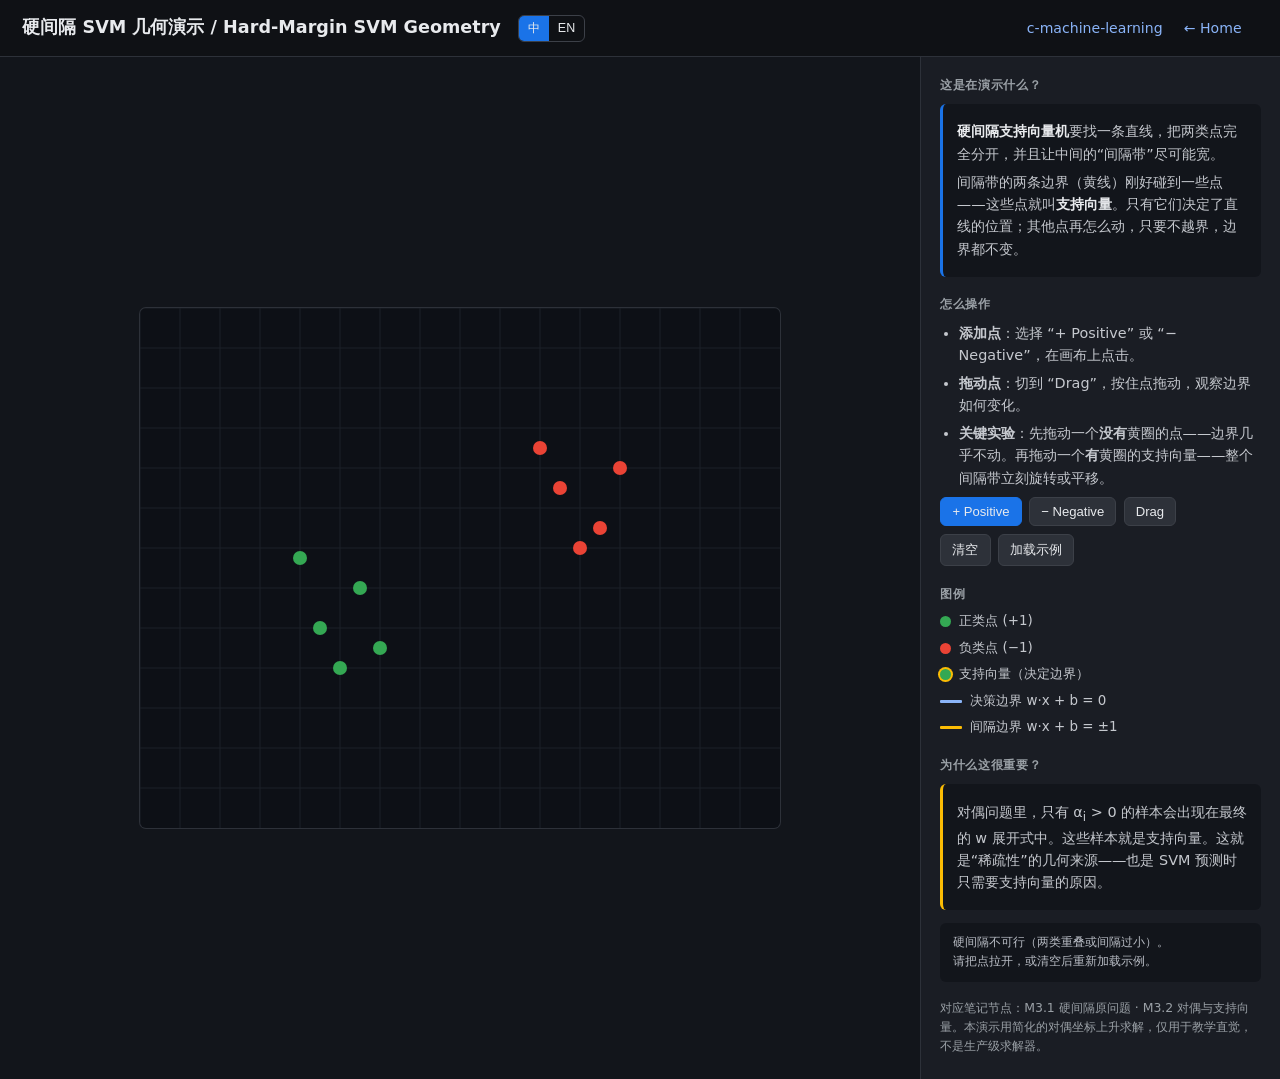
<file: ml-demos/svm-margin.html>
<!doctype html>
<html lang="zh-CN">
<head>
  <meta charset="UTF-8">
  <meta name="viewport" content="width=device-width, initial-scale=1">
  <title>Interactive Hard-Margin SVM · 硬间隔 SVM 几何演示</title>
  <style>
    :root {
      --bg: #0f1115;
      --panel: #1a1d24;
      --text: #e8eaed;
      --muted: #9aa0a6;
      --pos: #34a853;
      --neg: #ea4335;
      --margin: #fbbc04;
      --line: #8ab4f8;
    }
    * { box-sizing: border-box; }
    body {
      margin: 0;
      font-family: system-ui, -apple-system, "Segoe UI", "PingFang SC", "Microsoft YaHei", sans-serif;
      background: var(--bg);
      color: var(--text);
      line-height: 1.55;
    }
    header {
      padding: 0.9rem 1.4rem;
      border-bottom: 1px solid #2d3139;
      display: flex;
      flex-wrap: wrap;
      gap: 0.8rem;
      align-items: center;
      justify-content: space-between;
    }
    h1 { font-size: 1.1rem; margin: 0; font-weight: 600; }
    .links a { color: var(--line); margin-right: 1rem; font-size: 0.88rem; text-decoration: none; }
    .links a:hover { text-decoration: underline; }
    main {
      display: grid;
      grid-template-columns: 1fr 360px;
      min-height: calc(100vh - 56px);
    }
    @media (max-width: 900px) {
      main { grid-template-columns: 1fr; }
    }
    #canvas-wrap {
      background: #12151b;
      display: flex;
      align-items: center;
      justify-content: center;
      padding: 12px;
    }
    canvas {
      background: #0d1016;
      cursor: crosshair;
      max-width: 100%;
      border-radius: 6px;
      box-shadow: 0 0 0 1px #2d3139;
    }
    aside {
      background: var(--panel);
      padding: 1.1rem 1.2rem;
      overflow-y: auto;
      border-left: 1px solid #2d3139;
      font-size: 0.9rem;
    }
    h2 {
      font-size: 0.78rem;
      margin: 1.1rem 0 0.5rem;
      color: var(--muted);
      text-transform: uppercase;
      letter-spacing: 0.05em;
    }
    h2:first-child { margin-top: 0; }
    p, li { color: #c5c8ce; margin: 0.35rem 0; }
    ul { padding-left: 1.15rem; margin: 0.3rem 0; }
    .btn-row { display: flex; flex-wrap: wrap; gap: 0.45rem; margin: 0.5rem 0; }
    button {
      background: #2d3139;
      color: var(--text);
      border: 1px solid #3c4048;
      border-radius: 6px;
      padding: 0.38rem 0.7rem;
      cursor: pointer;
      font-size: 0.82rem;
    }
    button:hover { background: #3c4048; }
    button.active { background: #1a73e8; border-color: #1a73e8; }
    .legend { display: flex; flex-direction: column; gap: 0.35rem; margin: 0.5rem 0; }
    .legend span { display: flex; align-items: center; gap: 0.5rem; font-size: 0.84rem; color: #c5c8ce; }
    .dot { width: 11px; height: 11px; border-radius: 50%; flex-shrink: 0; }
    .dot.pos { background: var(--pos); }
    .dot.neg { background: var(--neg); }
    .dot.sv { box-shadow: 0 0 0 2px var(--margin); }
    .line-swatch {
      width: 22px; height: 3px; border-radius: 1px; flex-shrink: 0;
    }
    .status {
      background: #12151b;
      border-radius: 6px;
      padding: 0.7rem 0.8rem;
      font-family: ui-monospace, "SF Mono", Menlo, monospace;
      font-size: 0.78rem;
      margin-top: 0.8rem;
      white-space: pre-wrap;
      color: #b8bcc4;
      line-height: 1.45;
    }
    .box {
      background: #12151b;
      border-radius: 6px;
      padding: 0.7rem 0.85rem;
      margin: 0.6rem 0;
      border-left: 3px solid #1a73e8;
    }
    .box.warning { border-left-color: #fbbc04; }
    .box strong { color: #e8eaed; }
    .lang-toggle {
      display: inline-flex;
      border: 1px solid #3c4048;
      border-radius: 6px;
      overflow: hidden;
      margin-left: 0.5rem;
    }
    .lang-toggle button {
      border: none;
      border-radius: 0;
      padding: 0.25rem 0.55rem;
      background: transparent;
      font-size: 0.78rem;
    }
    .lang-toggle button.active { background: #1a73e8; }
  </style>
</head>
<body>
  <header>
    <div style="display:flex;align-items:center;gap:0.6rem;flex-wrap:wrap;">
      <h1 data-i18n="title">硬间隔 SVM 几何演示 / Hard-Margin SVM Geometry</h1>
      <div class="lang-toggle">
        <button id="lang-zh" class="active">中</button>
        <button id="lang-en">EN</button>
      </div>
    </div>
    <div class="links">
      <a href="https://github.com/Beckettsapere824/c-machine-learning" target="_blank">c-machine-learning</a>
      <a href="../">← Home</a>
    </div>
  </header>
  <main>
    <div id="canvas-wrap">
      <canvas id="c" width="640" height="520"></canvas>
    </div>
    <aside>
      <h2 data-i18n="h-what">这是在演示什么？</h2>
      <div class="box">
        <p data-i18n="what1"><strong>硬间隔支持向量机</strong>要找一条直线，把两类点完全分开，并且让中间的“间隔带”尽可能宽。</p>
        <p data-i18n="what2">间隔带的两条边界（黄线）刚好碰到一些点——这些点就叫<strong>支持向量</strong>。只有它们决定了直线的位置；其他点再怎么动，只要不越界，边界都不变。</p>
      </div>

      <h2 data-i18n="h-how">怎么操作</h2>
      <ul>
        <li data-i18n="how1"><strong>添加点</strong>：选择 “+ Positive” 或 “− Negative”，在画布上点击。</li>
        <li data-i18n="how2"><strong>拖动点</strong>：切到 “Drag”，按住点拖动，观察边界如何变化。</li>
        <li data-i18n="how3"><strong>关键实验</strong>：先拖动一个<strong>没有</strong>黄圈的点——边界几乎不动。再拖动一个<strong>有</strong>黄圈的支持向量——整个间隔带立刻旋转或平移。</li>
      </ul>

      <div class="btn-row">
        <button id="mode-pos" class="active">+ Positive</button>
        <button id="mode-neg">− Negative</button>
        <button id="mode-drag">Drag</button>
      </div>
      <div class="btn-row">
        <button id="btn-clear" data-i18n="btn-clear">清空</button>
        <button id="btn-demo" data-i18n="btn-demo">加载示例</button>
      </div>

      <h2 data-i18n="h-legend">图例</h2>
      <div class="legend">
        <span><i class="dot pos"></i> <span data-i18n="leg-pos">正类点 (+1)</span></span>
        <span><i class="dot neg"></i> <span data-i18n="leg-neg">负类点 (−1)</span></span>
        <span><i class="dot pos sv"></i> <span data-i18n="leg-sv">支持向量（决定边界）</span></span>
        <span><i class="line-swatch" style="background:var(--line)"></i> <span data-i18n="leg-dec">决策边界 w·x + b = 0</span></span>
        <span><i class="line-swatch" style="background:var(--margin)"></i> <span data-i18n="leg-mar">间隔边界 w·x + b = ±1</span></span>
      </div>

      <h2 data-i18n="h-why">为什么这很重要？</h2>
      <div class="box warning">
        <p data-i18n="why1">对偶问题里，只有 α<sub>i</sub> > 0 的样本会出现在最终的 w 展开式中。这些样本就是支持向量。这就是“稀疏性”的几何来源——也是 SVM 预测时只需要支持向量的原因。</p>
      </div>

      <div class="status" id="status">…</div>

      <p style="font-size:0.78rem;color:var(--muted);margin-top:1rem;" data-i18n="footer">
        对应笔记节点：M3.1 硬间隔原问题 · M3.2 对偶与支持向量。本演示用简化的对偶坐标上升求解，仅用于教学直觉，不是生产级求解器。
      </p>
    </aside>
  </main>

<script>
const i18n = {
  zh: {
    title: '硬间隔 SVM 几何演示 / Hard-Margin SVM Geometry',
    'h-what': '这是在演示什么？',
    what1: '<strong>硬间隔支持向量机</strong>要找一条直线，把两类点完全分开，并且让中间的“间隔带”尽可能宽。',
    what2: '间隔带的两条边界（黄线）刚好碰到一些点——这些点就叫<strong>支持向量</strong>。只有它们决定了直线的位置；其他点再怎么动，只要不越界，边界都不变。',
    'h-how': '怎么操作',
    how1: '<strong>添加点</strong>：选择 “+ Positive” 或 “− Negative”，在画布上点击。',
    how2: '<strong>拖动点</strong>：切到 “Drag”，按住点拖动，观察边界如何变化。',
    how3: '<strong>关键实验</strong>：先拖动一个<strong>没有</strong>黄圈的点——边界几乎不动。再拖动一个<strong>有</strong>黄圈的支持向量——整个间隔带立刻旋转或平移。',
    'btn-clear': '清空',
    'btn-demo': '加载示例',
    'h-legend': '图例',
    'leg-pos': '正类点 (+1)',
    'leg-neg': '负类点 (−1)',
    'leg-sv': '支持向量（决定边界）',
    'leg-dec': '决策边界 w·x + b = 0',
    'leg-mar': '间隔边界 w·x + b = ±1',
    'h-why': '为什么这很重要？',
    why1: '对偶问题里，只有 α<sub>i</sub> > 0 的样本会出现在最终的 w 展开式中。这些样本就是支持向量。这就是“稀疏性”的几何来源——也是 SVM 预测时只需要支持向量的原因。',
    footer: '对应笔记节点：M3.1 硬间隔原问题 · M3.2 对偶与支持向量。本演示用简化的对偶坐标上升求解，仅用于教学直觉，不是生产级求解器。',
    statusEmpty: '请添加两类点，或点击「加载示例」。',
    statusFail: '硬间隔不可行（两类重叠或间隔过小）。\n请把点拉开，或清空后重新加载示例。',
    statusOk: (wNorm, margin, nSV) =>
      `||w|| = ${wNorm}\n几何间隔 = ${margin}\n支持向量数 = ${nSV}\n决策函数：sign(w·x + b)`
  },
  en: {
    title: 'Hard-Margin SVM Geometry / 硬间隔 SVM 几何演示',
    'h-what': 'What is being shown?',
    what1: 'A <strong>hard-margin SVM</strong> finds a line that perfectly separates two classes while making the empty strip (the margin) as wide as possible.',
    what2: 'The two yellow lines are the margin boundaries; the points they touch are the <strong>support vectors</strong>. Only those points determine the decision line. Moving any other point (as long as it stays on the correct side) leaves the boundary unchanged.',
    'h-how': 'How to use',
    how1: '<strong>Add points</strong>: select “+ Positive” or “− Negative”, then click on the canvas.',
    how2: '<strong>Drag points</strong>: switch to “Drag”, hold a point and move it; watch the boundary react.',
    how3: '<strong>Key experiment</strong>: first drag a point <strong>without</strong> a yellow ring — the boundary barely moves. Then drag a support vector <strong>with</strong> a yellow ring — the whole margin slab rotates or shifts immediately.',
    'btn-clear': 'Clear',
    'btn-demo': 'Load demo',
    'h-legend': 'Legend',
    'leg-pos': 'Positive class (+1)',
    'leg-neg': 'Negative class (−1)',
    'leg-sv': 'Support vector (determines boundary)',
    'leg-dec': 'Decision boundary w·x + b = 0',
    'leg-mar': 'Margin boundaries w·x + b = ±1',
    'h-why': 'Why this matters',
    why1: 'In the dual formulation only samples with α<sub>i</sub> > 0 appear in the expansion of w. Those samples are exactly the support vectors. This is the geometric origin of sparsity — and the reason SVM prediction only needs the support vectors.',
    footer: 'Corresponds to notes M3.1 (hard-margin primal) and M3.2 (dual & support vectors). The solver is a simplified dual coordinate ascent for intuition only, not production-grade.',
    statusEmpty: 'Add points of both classes, or click “Load demo”.',
    statusFail: 'Hard margin not feasible (classes overlap or too close).\nPull the points apart, or clear and reload the demo.',
    statusOk: (wNorm, margin, nSV) =>
      `||w|| = ${wNorm}\ngeometric margin = ${margin}\n# support vectors = ${nSV}\ndecision: sign(w·x + b)`
  }
};

let lang = 'zh';
function t(key) {
  const v = i18n[lang][key];
  return typeof v === 'function' ? v : v;
}
function applyLang() {
  document.querySelectorAll('[data-i18n]').forEach(el => {
    const key = el.getAttribute('data-i18n');
    const val = i18n[lang][key];
    if (typeof val === 'string') el.innerHTML = val;
  });
  document.getElementById('lang-zh').classList.toggle('active', lang === 'zh');
  document.getElementById('lang-en').classList.toggle('active', lang === 'en');
  solveAndDraw();
}
document.getElementById('lang-zh').onclick = () => { lang = 'zh'; applyLang(); };
document.getElementById('lang-en').onclick = () => { lang = 'en'; applyLang(); };

const canvas = document.getElementById('c');
const ctx = canvas.getContext('2d');
const status = document.getElementById('status');

let points = [];
let mode = 'pos';
let dragging = null;

document.getElementById('mode-pos').onclick = () => setMode('pos');
document.getElementById('mode-neg').onclick = () => setMode('neg');
document.getElementById('mode-drag').onclick = () => setMode('drag');
document.getElementById('btn-clear').onclick = () => { points = []; solveAndDraw(); };
document.getElementById('btn-demo').onclick = loadDemo;

function setMode(m) {
  mode = m;
  ['mode-pos','mode-neg','mode-drag'].forEach(id => {
    document.getElementById(id).classList.toggle('active', id === 'mode-' + (m === 'pos' ? 'pos' : m === 'neg' ? 'neg' : 'drag'));
  });
  canvas.style.cursor = m === 'drag' ? 'grab' : 'crosshair';
}

function loadDemo() {
  points = [
    {x:180,y:320,label:1}, {x:220,y:280,label:1}, {x:200,y:360,label:1},
    {x:160,y:250,label:1}, {x:240,y:340,label:1},
    {x:420,y:180,label:-1}, {x:460,y:220,label:-1}, {x:400,y:140,label:-1},
    {x:480,y:160,label:-1}, {x:440,y:240,label:-1}
  ];
  solveAndDraw();
}

canvas.addEventListener('mousedown', e => {
  const p = toCanvas(e);
  if (mode === 'drag') { dragging = findNearest(p, 18); return; }
  points.push({ x: p.x, y: p.y, label: mode === 'pos' ? 1 : -1 });
  solveAndDraw();
});
canvas.addEventListener('mousemove', e => {
  if (!dragging) return;
  const p = toCanvas(e);
  dragging.x = p.x; dragging.y = p.y;
  solveAndDraw();
});
canvas.addEventListener('mouseup', () => { dragging = null; });
canvas.addEventListener('mouseleave', () => { dragging = null; });

function toCanvas(e) {
  const r = canvas.getBoundingClientRect();
  return {
    x: (e.clientX - r.left) * (canvas.width / r.width),
    y: (e.clientY - r.top) * (canvas.height / r.height)
  };
}
function findNearest(p, radius) {
  let best = null, bestD = radius * radius;
  for (const q of points) {
    const d = (q.x-p.x)**2 + (q.y-p.y)**2;
    if (d < bestD) { bestD = d; best = q; }
  }
  return best;
}

function solveHardMargin(pts) {
  const n = pts.length;
  if (n < 2) return null;
  const y = pts.map(p => p.label);
  const X = pts.map(p => [p.x, p.y]);
  const K = Array.from({length:n}, () => new Array(n).fill(0));
  for (let i=0;i<n;i++) for (let j=i;j<n;j++) {
    const dot = X[i][0]*X[j][0] + X[i][1]*X[j][1];
    K[i][j] = K[j][i] = y[i]*y[j]*dot;
  }
  let alpha = new Array(n).fill(0);
  for (let iter=0; iter<4000; iter++) {
    let maxDiff = 0;
    for (let i=0;i<n;i++) {
      let g = 1;
      for (let j=0;j<n;j++) g -= alpha[j] * K[i][j];
      let aNew = alpha[i] + g / (K[i][i] || 1e-8);
      if (aNew < 0) aNew = 0;
      maxDiff = Math.max(maxDiff, Math.abs(aNew - alpha[i]));
      alpha[i] = aNew;
    }
    let sumAy = 0;
    for (let i=0;i<n;i++) sumAy += alpha[i]*y[i];
    if (Math.abs(sumAy) > 1e-8) {
      const corr = sumAy / n;
      for (let i=0;i<n;i++) alpha[i] = Math.max(0, alpha[i] - corr * y[i]);
    }
    if (maxDiff < 1e-4) break;
  }
  let w = [0,0];
  for (let i=0;i<n;i++) {
    w[0] += alpha[i]*y[i]*X[i][0];
    w[1] += alpha[i]*y[i]*X[i][1];
  }
  const wNorm = Math.hypot(w[0], w[1]);
  if (wNorm < 1e-6) return null;
  let b = 0, cnt = 0;
  for (let i=0;i<n;i++) {
    if (alpha[i] > 1e-4) {
      b += y[i] - (w[0]*X[i][0] + w[1]*X[i][1]);
      cnt++;
    }
  }
  if (cnt === 0) return null;
  b /= cnt;
  let minMargin = Infinity;
  for (let i=0;i<n;i++) {
    const f = y[i]*(w[0]*X[i][0] + w[1]*X[i][1] + b);
    minMargin = Math.min(minMargin, f);
  }
  if (minMargin < 0.5) return null;
  const sv = alpha.map(a => a > 1e-4);
  return { w, b, alpha, sv, margin: 1/wNorm };
}

function solveAndDraw() {
  const model = solveHardMargin(points);
  draw(model);
  if (!model) {
    status.textContent = points.length < 2 ? t('statusEmpty') : t('statusFail');
    return;
  }
  const nSV = model.sv.filter(Boolean).length;
  const wNorm = Math.hypot(...model.w).toFixed(4);
  const margin = model.margin.toFixed(4);
  status.textContent = i18n[lang].statusOk(wNorm, margin, nSV);
}

function draw(model) {
  ctx.clearRect(0,0,canvas.width,canvas.height);
  ctx.strokeStyle = '#1c2028';
  ctx.lineWidth = 1;
  for (let x=0;x<canvas.width;x+=40) { ctx.beginPath(); ctx.moveTo(x,0); ctx.lineTo(x,canvas.height); ctx.stroke(); }
  for (let y=0;y<canvas.height;y+=40) { ctx.beginPath(); ctx.moveTo(0,y); ctx.lineTo(canvas.width,y); ctx.stroke(); }

  if (model) {
    const {w,b} = model;
    const drawLevel = (level, color, width) => {
      ctx.strokeStyle = color;
      ctx.lineWidth = width;
      ctx.beginPath();
      const candidates = [];
      if (Math.abs(w[1]) > 1e-8) {
        candidates.push({x:0, y: (level - b)/w[1]});
        candidates.push({x:canvas.width, y: (level - w[0]*canvas.width - b)/w[1]});
      }
      if (Math.abs(w[0]) > 1e-8) {
        candidates.push({x: (level - b)/w[0], y:0});
        candidates.push({x: (level - w[1]*canvas.height - b)/w[0], y:canvas.height});
      }
      const valid = candidates.filter(p => p.x>=-2 && p.x<=canvas.width+2 && p.y>=-2 && p.y<=canvas.height+2);
      if (valid.length >= 2) {
        ctx.moveTo(valid[0].x, valid[0].y);
        ctx.lineTo(valid[1].x, valid[1].y);
        ctx.stroke();
      }
    };
    drawLevel( 1, '#fbbc04', 1.5);
    drawLevel(-1, '#fbbc04', 1.5);
    drawLevel( 0, '#8ab4f8', 2.5);
  }

  points.forEach((p,i) => {
    const isSV = model && model.sv[i];
    ctx.beginPath();
    ctx.arc(p.x, p.y, isSV ? 9 : 7, 0, Math.PI*2);
    ctx.fillStyle = p.label === 1 ? '#34a853' : '#ea4335';
    ctx.fill();
    if (isSV) {
      ctx.strokeStyle = '#fbbc04';
      ctx.lineWidth = 3;
      ctx.stroke();
    }
  });
}

applyLang();
loadDemo();
</script>
</body>
</html>
</file>
<file: assets/site.css>
* { box-sizing: border-box; }
:root {
  color-scheme: light;
  --fg: #111;
  --muted: #666;
  --line: #e8e8e8;
  --bg: #fff;
  font-family: Inter, -apple-system, BlinkMacSystemFont, "Segoe UI", "Noto Sans TC", sans-serif;
  color: var(--fg);
  background: var(--bg);
}
body { margin: 0; min-height: 100vh; display: flex; flex-direction: column; }
a { color: inherit; text-underline-offset: 3px; }
a:hover { color: #555; }

.bar {
  display: flex; align-items: center; justify-content: space-between;
  padding: 1rem 1.5rem; border-bottom: 1px solid var(--line);
  position: sticky; top: 0; background: var(--bg); z-index: 10;
}
.brand { font-weight: 500; text-decoration: none; letter-spacing: -.02em; }
.bar nav { display: flex; gap: 1.25rem; font-size: .9rem; }
.bar nav a { text-decoration: none; color: var(--muted); }
.bar nav a[aria-current="page"] { color: var(--fg); text-decoration: underline; text-underline-offset: 4px; }

.page { max-width: 36rem; margin: 0 auto; padding: 2.75rem 1.5rem 3rem; flex: 1; }
.kicker { margin: 0 0 .5rem; font-size: .75rem; letter-spacing: .08em; text-transform: uppercase; color: var(--muted); }
h1 { margin: 0 0 1rem; font-size: 1.85rem; font-weight: 500; letter-spacing: -.03em; line-height: 1.2; }
.lead { margin: 0 0 1.25rem; color: #333; line-height: 1.65; font-size: 1rem; }
.body { margin: 0 0 1rem; color: #333; line-height: 1.65; font-size: .95rem; }
section { margin-top: 2rem; }
h2 { margin: 0 0 .75rem; font-size: .75rem; font-weight: 500; letter-spacing: .08em; text-transform: uppercase; color: var(--muted); }

.list { list-style: none; margin: 0; padding: 0; display: grid; gap: .7rem; }
.list li { display: grid; grid-template-columns: 7.5rem 1fr; gap: .5rem 1rem; font-size: .92rem; line-height: 1.5; }
.list li span:first-child { color: var(--muted); }
@media (max-width: 520px) {
  .list li { grid-template-columns: 1fr; gap: .15rem; }
}

.actions { list-style: none; margin: 2rem 0 0; padding: 0; display: flex; flex-wrap: wrap; gap: .75rem; }
.btn {
  display: inline-block; padding: .55rem 1rem; border: 1px solid var(--fg);
  background: var(--fg); color: #fff; text-decoration: none; font-size: .9rem;
}
.btn:hover { color: #fff; opacity: .85; }
.btn-ghost { background: transparent; color: var(--fg); }
.btn-ghost:hover { color: var(--fg); }

.foot {
  padding: 1rem 1.5rem 1.5rem; border-top: 1px solid var(--line);
  font-size: .8rem; color: var(--muted);
}
.foot a { color: var(--muted); }
</file>
